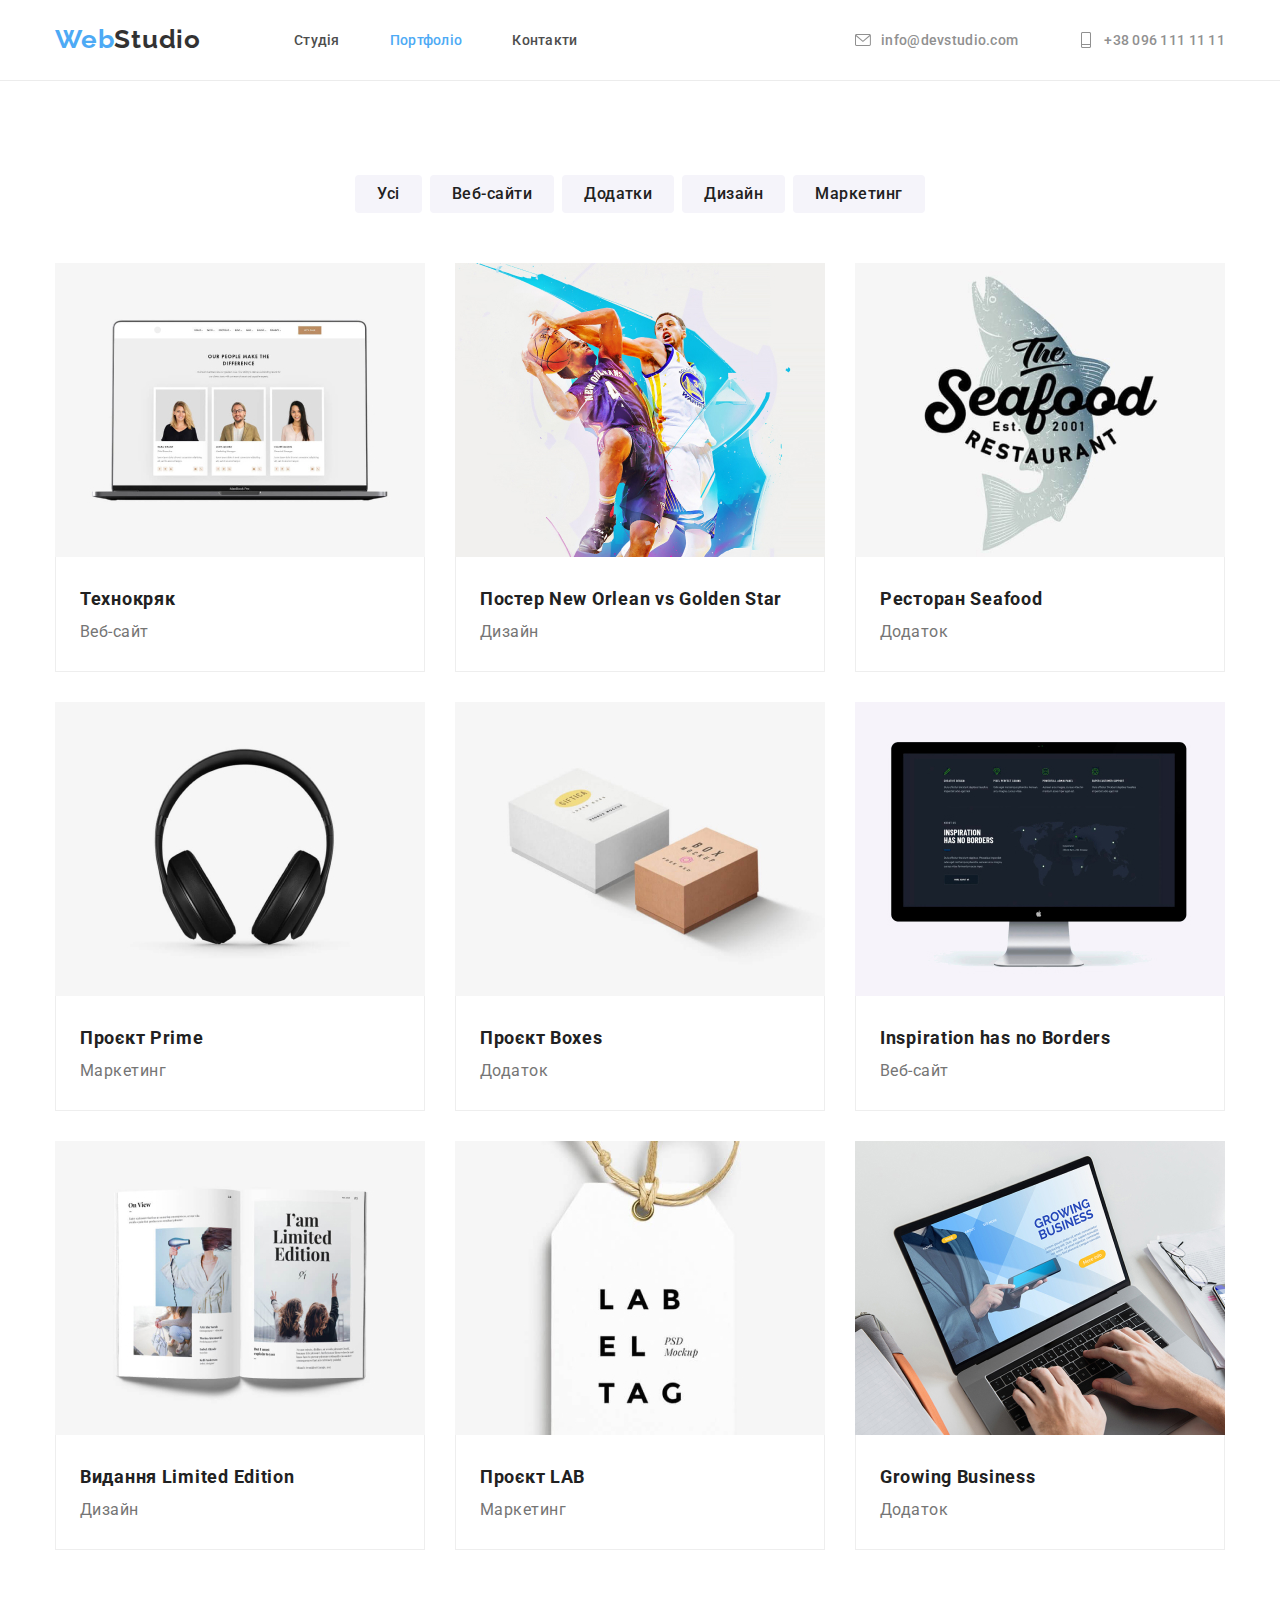
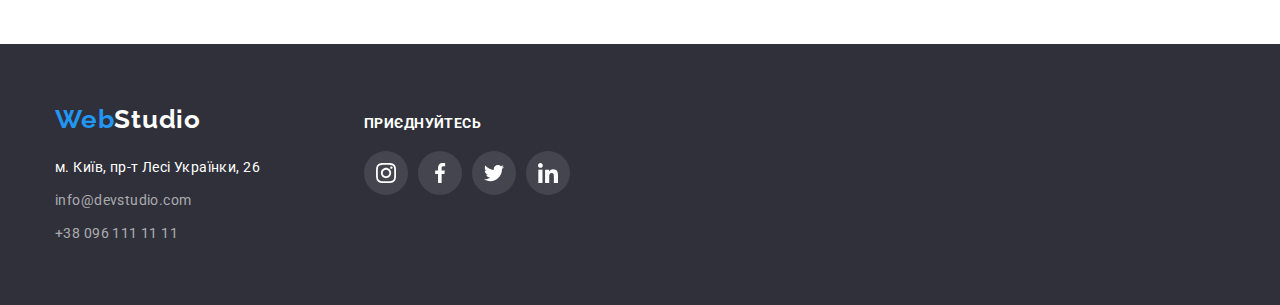
<file: portfolio.html>
<!DOCTYPE html>
<html lang="uk">

<head>
	<meta charset="UTF-8" />
	<meta http-equiv="X-UA-Compatible" content="IE=edge"/>
	<meta name="viewport" content="width=device-width, initial-scale=1.0"/>
	<link rel="preconnect" href="https://fonts.googleapis.com"/>
	<link rel="preconnect" href="https://fonts.gstatic.com" crossorigin/>
	<link
		href="https://fonts.googleapis.com/css2?family=Raleway:wght@700&family=Roboto:wght@400;500;700;900&display=swap"
		rel="stylesheet" />
	<title>Web Studio</title>
	<link rel="stylesheet" href="https://cdnjs.cloudflare.com/ajax/libs/modern-normalize/1.1.0/modern-normalize.min.css">
	<link rel="stylesheet" href="css/styles.css"/>
	<!--Font-->
</head>

<body>
	<header class="header">
		<div class="container">
			<div class="header__inner">
				<nav>
					<a href="./index.html" class="logo logo-bl"><span class="logo-blue">Web</span>Studio</a>
					<ul class="site-nav list">
						<li>
							<a href="./index.html">Студія</a>
						</li>
						<li>
							<a class="is-active" href="./portfolio.html">Портфоліо</a>
						</li>
						<li>
							<a href="#">Контакти</a>
						</li>
					</ul>
				</nav>
				<ul class="header-contacts list">
					<li>										
						<a class="link" href="mailto:info@devstudio.com">
							<svg class="icon-header" 
							width="16" height="12">
							<use href="images/icons.svg#icon-mail"></use>
							</svg>info@devstudio.com
						</a>
					</li>
					<li>			
						<a class="link" href="tel:+380961111111">
							<svg class="icon-header" 
							width="16" height="12">
							<use href="images/icons.svg#icon-phone"></use>
							</svg>
							+38 096 111 11 11
						</a>
					</li>
				</ul>
			</div>
		</div>
	</header>
	<main>
		<section class="shop">
			<div class="container">
					<h1 class="visually-hidden"></h1>
					<ul class="list buttons">
						<li>
							<button type="button" class="btn">Усі</button>
						</li>
						<li>
							<button type="button" class="btn">Веб-сайти</button>
						</li>
						<li>
							<button type="button" class="btn">Додатки</button>
						</li>
						<li>
							<button type="button" class="btn">Дизайн</button>
						</li>
						<li>
							<button type="button" class="btn">Маркетинг</button>
						</li>
					</ul>
					<ul class="list shop__list">
						<li>
							<a class="shop_card" href="card">
								<img src="images/project1.jpg" alt="notebook" width="368" />
								<div class="shop__box">
									<h2 class="projects-card-title">Технокряк</h2>
									<p class="projects-card-text">Веб-сайт</p>
								</div>
							</a>
						</li>
						<li>
							<a class="shop_card" href="card">
								<img src="images/project2.jpg" alt="poster" width="368" />
								<div class="shop__box">
									<h2 class="projects-card-title">Постер New Orlean vs Golden Star</h2>
									<p class="projects-card-text">Дизайн</p>
								</div>
							</a>
						</li>
						<li>
							<a class="shop_card" href="card">
								<img src="images/project3.jpg" alt="logo" width="368" />
								<div class="shop__box">
									<h2 class="projects-card-title">Ресторан Seafood</h2>
									<p class="projects-card-text">Додаток</p>
								</div>
							</a>
						</li>
						<li>
							<a class="shop_card"  href="card">
								<img src="images/project4.jpg" alt="headphones" width="368" />
								<div class="shop__box">
									<h2 class="projects-card-title">Проєкт Prime</h2>
									<p class="projects-card-text">Маркетинг</p>
								</div>
							</a>	
						</li>
						<li>
							<a class="shop_card" href="card">
								<img src="images/project5.jpg" alt="cardboxes" width="368" />
								<div class="shop__box">
									<h2 class="projects-card-title">Проєкт Boxes</h2>
									<p class="projects-card-text">Додаток</p>
								</div>
							</a>	
						</li>
						<li>
							<a class="shop_card" href="card">
								<img src="images/project6.jpg" alt="monitor" width="368" />
								<div class="shop__box">
									<h2 class="projects-card-title">Inspiration has no Borders</h2>
									<p class="projects-card-text">Веб-сайт</p>
								</div>
							</a>
						</li>
						<li>
							<a class="shop_card" href="card">
								<img src="images/project7.jpg" alt="book" width="368" />
								<div class="shop__box">
									<h2 class="projects-card-title">Видання Limited Edition</h2>
									<p class="projects-card-text">Дизайн</p>
								</div>
							</a>	
						</li>
						<li>
							<a class="shop_card" href="card">
								<img src="images/project8.jpg" alt="tag" width="368" />
								<div class="shop__box">
									<h2 class="projects-card-title">Проєкт LAB</h2>
									<p class="projects-card-text">Маркетинг</p>
								</div>
							</a>
						</li>
						<li>
							<a class="shop_card" href="card">
								<img src="images/project9.jpg" alt="notebook" width="368" />
								<div class="shop__box">
									<h2 class="projects-card-title">Growing Business</h2>
									<p class="projects-card-text">Додаток</p>
								</div>
							</a>
						</li>
					</ul>
			</div>
		</section>
	</main>
	<!-- footer section  -->
	<footer class="footer">
		<div class="container">
			<div class="footer__row">
				<div class="footer__inner">
					<a href="./index.html" class="logo footer__logo logo-wh">
						<span class="logo-blue">Web</span>Studio</a>
					<address class="footer-contacts">
						<a href="#" class="footer-adress">м. Київ, пр-т Лесі Українки, 26</a>
						<a href="mailto:info@devstudio.com" class="cont">info@devstudio.com</a>
						<a href="tel:+380961111111" class="cont">+38 096 111 11 11</a>
					</address>
				</div>
				<div class="footer__inner-soc">
					<p>Приєднуйтесь</p>
					<ul class="footer__soc-row">
						<li>
							<a href="#">
								<svg class="icon-footer" 
									width="20" height="20">
									<use href="images/icons.svg#icon-instagramwh"></use>
								</svg>
							</a>
						</li>
						<li>
							<a href="#">
								<svg class="icon-footer" 
									width="20" height="20">
									<use href="images/icons.svg#icon-facebookwh"></use>
								</svg>
							</a>
						</li>
						<li>
							<a  href="#">
								<svg class="icon-footer" 
									width="20" height="20">
									<use href="images/icons.svg#icon-twitterwh"></use>
								</svg>
							</a>
						</li>
						<li>
							<a  href="#">
								<svg class="icon-footer" 
									width="20" height="20">
									<use href="images/icons.svg#icon-linkedinwh"></use>
								</svg>
							</a>
						</li>
					</ul>
				</div>
			</div>
		</div>
	</footer>
	<script>
		let modal = document.getElementById('myModal');
		let btn = document.getElementById('myBtn');
		let span = document.getElementsByClassName("close")[0];

		btn.onclick = function () {
			modal.style.display = "block";
		}
		span.onclick = function () {
			modal.style.display = "none";
		}
	</script>
</body>

</html>
</file>
<file: css/styles.css>
:root {
	/* Fonts */
	--main-font: "Roboto", sans-serif;
	--secondary-font: "Raleway", sans-serif;
	/*Text colors*/
	--main-txt-cl: #757575;
	--second-txt-cl: #212121;
	--accent-txt-cl: #2196f3;
	--light-txt-cl: #ffffff;
	--black-txt-cl: #000000;
	--black-opacity-txt-cl: rgba(255, 255, 255, 0.6);

	/*Background colors*/
	--main-bg-cl: #FFFFFF;
	--secondary-bg-cl: #2f303a;
	--third-bg-cl: #f5f4fa;
	--button-bg-cl: #2196f3;
}

*,
*::after,
*::before {
	-webkit-box-sizing: border-box;
	box-sizing: border-box;
}

body {
	position: relative;
	font-style: normal;
	margin: 0 auto;
}

input {
	border: none;
	font-family: inherit;
	font-weight: inherit;
	font-size: inherit;
}

input:-webkit-autofill {
	-webkit-box-shadow: 0 0 0 30px rgba(255, 255, 255, 0) inset;
	box-shadow: 0 0 0 30px rgba(255, 255, 255, 0) inset;
}

input::-webkit-outer-spin-button,
input::-webkit-inner-spin-button {
	-webkit-appearance: none;
	margin: 0;
}

textarea,
input,
button:focus {
	outline: none;
}

button {
	font-size: inherit;
	cursor: pointer;
	border: none;
	background: none;
	padding: 0;
	font-family: inherit;
	color: inherit;
}


ul,
li {
	display: block;
	margin: 0;
	padding: 0;
}

h1,
h2,
h3,
h4,
h5,
h6 {
	font-weight: 400;
	margin: 0;
}

p {
	margin: 0;
}

a {
	text-decoration: none;
	color: inherit;
}

textarea {
	color: inherit;
	font-family: inherit;
	font-weight: inherit;
	font-size: inherit;
	border: none;
	resize: none;
}

.container {
	max-width: 1200px;
	margin: 0 auto;
	padding-left: 15px;
	padding-right: 15px;
}

/* body */
body {
	background-color: var(--main-bg-cl);
	color: var(--main-txt-cl);
	font-family: var(--main-font);
}

/* header */
.header {
	background-color: var(--light-txt-cl);
	font-weight: 500;
	font-size: 14px;
	line-height: calc(16/14);
	letter-spacing: 0.02em;
	margin: 0;
	padding: 24px 0 25px;
}

.header nav {
	display: flex;
	align-items: center;
	opacity: 0.8;
}

.header__inner {
	display: flex;
	align-items: center;
	justify-content: space-between;
}

nav:active {
	color: var(--accent-txt-cl);
}

.header-contacts a {
	text-decoration: none;
	color: var(--main-txt-cl);
	opacity: 0.8;
}

.header-contacts a:hover,
.header-contacts a:focus {
	color: var(--accent-txt-cl);
}

.mail::before
.tel::before {
	content: "";
	background-image: url(images/smartphone.svg);
}

/* logo */
.logo {
	display: inline-block;
	padding-right: 93px;
	font-family: var(--secondary-font);
	font-weight: 700;
	font-size: 26px;
	line-height: calc(31/26);
	letter-spacing: 0.03em;
	text-decoration: none;
}

.logo-bl {
	color: var(--black-txt-cl);
}

.logo-wh {
	color: var(--light-txt-cl);
}

.logo-blue {
	color: var(--accent-txt-cl);
}

/*svg*/
.icon-header {
	display: flex;
	fill: currentColor;
	height: 16px;
	align-items: center;
}
.link {
    color: grey;
}
.link:hover
.link:focus{
    color: var(--accent-txt-cl);
}
.icon-header {
    display: flex;
    fill: currentColor;
    height: 16px;
    align-items: center;
}

.icon-team:hover
.icon-team:focus {
	fill:#EEEEEE
}

/* help class to remove dots in ul */
.list {
	list-style: none;
}

/* help class to hide header */
.hide {
	visibility: hidden;
}
.visually-hidden {
	position: absolute;
	width: 1px;
	height: 1px;
	margin: -1px;
	padding: 0;
	overflow: hidden;
	border: 0;
	clip: rect(0 0 0 0);
   } 
/* site-nav */

.site-nav,
.header-contacts {
	display: flex;
	align-items: center;
}

.header-contacts li a {
	margin-left: 10px;
	display: flex;
	align-items: center;
}

.header-contacts li a:hover {
	fill: #2196f3;
}

.header-contacts li a svg {
	margin-right: 10px;
}

.site-nav .is-active {
	color: var(--accent-txt-cl);
}

.site-nav a {
	text-decoration: none;
	color: var(--second-txt-cl);
}

.site-nav a:hover,
.site-nav a:focus {
	color: var(--accent-txt-cl);
}

.site-nav li:not(:last-child),
.header-contacts li:not(:last-child) {
	margin-right: 50px;
}

/* hero */

.hero {
	padding: 200px;
	background-color: var(--secondary-bg-cl);
	background-image: url(../images/main-bg.png);
	background-position: center center;
	background-repeat: no-repeat;
	background-size: cover;
	background-color: rgba(47, 48, 58, 0.4);
	max-width: 1600px;
	width: 100%;
	background-size: cover;
	position: relative;
	z-index: 10;
	margin: 0 auto;
}

.hero:after {
	content: '';
	position: absolute;
	top: 0;
	left: 0;
	right: 0;
	bottom: 0;
	background: rgba(47, 48, 58, 0.4);
	z-index: -1;
}

.hero__inner {
	margin: 0 auto;
}

.hero-title {
	display: block;
	margin: 0 auto;
	max-width: 700px;
	font-weight: 900;
	font-size: 44px;
	line-height: calc(60/44);
	text-align: center;
	letter-spacing: 0.06em;
	text-transform: uppercase;
	color: var(--light-txt-cl);
}

.btn-hero {
	transform: translateY(30px);
	font-family: var(--main-font);
	color: var(--light-txt-cl);
	background-color: var(--button-bg-cl);
	font-weight: 700;
	font-size: 16px;
	line-height: calc(30/16);
	padding: 10px 32px;
	border-radius: 4px;
	margin: 0 auto;
	max-width: fit-content;
	display: flex;
	align-items: center;
	text-align: center;
	letter-spacing: 0.06em;
	box-shadow: 0px 4px 4px rgba(0, 0, 0, 0.15);
}

/* модальное окно */

.modal__email {
	display: none;
	position: fixed;
	z-index: 99;
	top: 70px;
	left: 30%;
	max-width: 528px;
	width: 90%;
	min-height: 561px;
	background-color: #fafafa;
	border-radius: 4px;
}

.close {
	display: block;
	position: absolute;
	top: 4px;
	right: 4px;
	height: 40px;
	width: 40px;
	font-size: 33px;
	border-radius: 50px;
	border: 1px solid rgb(241, 237, 237);
	text-align: center;
	cursor: pointer;
}

.close:hover {
	color: #2196F3;
}

/*  input modal  */

.modal_text {
	text-align: center;
	margin-top: 40px;
	font-weight: 700;
	font-size: 20px;
	color: #000000;
}

.input__name input {
	max-width: 448px;
	width: 100%;
	min-height: 40px;
	margin: 20px 20px 0px 20px;
	position: relative;
	border-radius: 4px;
	border: 1px solid #999999;
	padding-left: 30px;
}

.input__name img {
	float: left;
	transform: translate(44px, 32px);
}

.m_text {
	transform: translateY(18px);
	padding-left: 36px;
}

.text__area {
	margin: 20px;
	margin-left: 36px;
	max-width: 448px;
	min-height: 90px;
	border-radius: 4px;
	border: 1px solid #999999;
}

textarea {
	max-width: 448px;
	width: 100%;
	min-height: 90px;
	padding: 8px;
}

::placeholder {
	padding: 8px;
}

.checkbox_m {
	text-decoration: dashed;
	color: #2196F3;
	border-bottom: 1px solid #2196F3;
}

.check {
	margin-left: 42px;
}


.about {
	padding-top: 94px;
	padding-bottom: 94px;
}

.feature-list {
	display: flex;
	gap: 30px;
}

.feature-list-title {
	margin-bottom: 10px;
	margin-top: 15px;
}

.about__icon-overlay {
	height: 120px;
	background: #F5F4FA;
	border-radius: 4px;
	margin-bottom: 30px;
	display: flex;
	align-items: center;
	justify-content: center;
}

.what {
	padding-bottom: 94px;
}

.what__title {
	margin-bottom: 50px;
}

.what__list {
	display: flex;
	gap: 30px;
}

.what__list li img {
	display: block;
}

/* section  */

.section.team {
	background-color: var(--third-bg-cl);
}

.section-title {
	font-weight: 700;
	font-size: 36px;
	line-height: calc(42/36);
	text-align: center;
	letter-spacing: 0.03em;
	color: var(--second-txt-cl);
}

/* features */

.feature-list-title {
	font-weight: 700;
	font-size: 14px;
	line-height: calc(16/14);
	letter-spacing: 0.03em;
	text-transform: uppercase;
	color: var(--second-txt-cl);
}

.feature-list-text {
	font-size: 14px;
	line-height: calc(24/14);
	letter-spacing: 0.03em;
	color: var(--main-txt-cl);
}

/* team  */
.container__team {
	display: flex;
	justify-content: space-between;
	align-items: center;
	max-width: 1170px;
	height: 368px;
	margin: 0 auto;
}

.team-card-title {
	font-weight: 500;
	font-size: 16px;
	line-height: calc(19/16);
	text-align: center;
	letter-spacing: 0.03em;
	color: var(--second-txt-cl);
}

.team-card-text {
	font-size: 16px;
	line-height: calc(19/16);
	text-align: center;
	letter-spacing: 0.03em;
	color: var(--main-txt-cl);
	margin-bottom: 16px;
	
}

.team {
	padding: 94px 0;
}

.team__title {
	margin-bottom: 50px;
}


.team__item {
	padding-bottom: 30px;
	background: #fff;
	box-shadow: 0px 1px 3px rgba(0, 0, 0, 0.12),
		0px 1px 1px rgba(0, 0, 0, 0.14),
		0px 2px 1px rgba(0, 0, 0, 0.2);
	border-radius: 0px 0px 4px 4px;
}

.team__item img {
	padding-bottom: 30px;

}

.team-card-title {
	margin-bottom: 10px;
}

.team__soc-row {
	display: flex;
	gap: 10px;
	justify-content: center;
	
}

.team__soc-row li a {
	width: 44px;
	height: 44px;
	border-radius: 100%;
	display: flex;
	align-items: center;
	justify-content: center;
}

.team__soc-row li a svg {
	fill: #AFB1B8;
	transition: all 0.2s linear;
}

.team__soc-row li a:hover {
	background: #2196F3;
	fill: #FFFFFF;
	transition: all 0.2s linear;
}

.team__soc-row li a:hover svg {
	fill: #FFFFFF;
	transition: all 0.2s linear;
}

.team-inform {
	padding-top: 3px;
	padding-bottom: 3px;
}

/* clients  */

.clients {
	padding: 94px 0;
}

.clients__item {
	border: 1px solid #AFB1B8;
	border-radius: 4px;
	display: flex;
	align-items: center;
	justify-content: center;
	min-height: 92px;
	fill: #AFB1B8;
	transition: all 0.2s linear;
}

.clients__item:hover {
	border: 1px solid #2196F3;
	fill: #2196F3;
	transition: all 0.2s linear;
	cursor: pointer;
}

.clients__item {
	height: 92px;
  	width: 170px;
}
.clients__list {
	display: flex;
	flex-direction: row;
  	height: 100%;
  	width: 100%;
    object-fit: fill;
	align-content: space-between;
	justify-content: center;
	gap: 30px;

}


/* buttons */
.btn {
	font-weight: 500;
	font-size: 16px;
	line-height: calc(26/16);
	text-align: center;
	letter-spacing: 0.03em;
	cursor: pointer;
}

.buttons .btn {
	color: var(--second-txt-cl);
	background-color: var(--third-bg-cl);
}

.buttons .btn:hover,
.buttons .btn:focus {
	color: var(--light-txt-cl);
	background-color: var(--button-bg-cl);
}

/* projects */
.projects-card-title {
	font-weight: 700;
	font-size: 18px;
	line-height: calc(36/18);
	letter-spacing: 0.04em;
	color: var(--second-txt-cl);
}

.projects-card-text {
	font-size: 16px;
	line-height: calc(30/16);
	letter-spacing: 0.03em;
	color: var(--main-txt-cl);
}

/* footer */
.footer__row {
	display: flex;
	align-items: baseline;
}

.footer {
	padding-top: 60px;
	padding-bottom: 60px;
	background-color: var(--secondary-bg-cl);
}

.footer__logo {
	display: block;
	padding-bottom: 20px;
}

.footer-contacts {
	display: flex;
	flex-direction: column;
}

.footer-contacts .cont:nth-child(2) {
	display: block;
	margin-bottom: 9px;
}

.footer-adress {
	margin-bottom: 9px;
}

.footer-adress {
	font-style: normal;
	font-size: 14px;
	line-height: calc(24/14);
	letter-spacing: 0.03em;
	color: var(--light-txt-cl);
	text-decoration: none;
}

.footer__inner {
	margin-right: 70px;
}

.footer-contacts .cont {
	font-style: normal;
	font-size: 14px;
	line-height: calc(24/14);
	letter-spacing: 0.03em;
	color: var(--black-opacity-txt-cl);
	text-decoration: none;
}

.footer__soc-row {
    display: flex;
	justify-content: center;
	align-items: center;
	gap: 10px;
	margin-top: 20px;
}

.footer__soc-row li a {

	width: 44px;
	height: 44px;
	border-radius: 100%;
	display: flex;
	align-items: center;
	justify-content: center;
	background: rgba(255, 255, 255, 0.1);
}

.footer__inner-soc p {
	font-weight: 700;
	font-size: 14px;
	line-height: 16px;
	letter-spacing: 0.03em;
	text-transform: uppercase;
	color: #FFFFFF;
}

.footer__soc-row li svg {
	fill: #FFFFFF;
	transition: all 0.2s linear;
}

.footer__soc-row li a:hover {
	background: #2196F3;
	fill: #FFFFFF;
	transition: all 0.2s linear;
}

.footer__soc-row li a:hover svg {
	fill: #FFFFFF;
	transition: all 0.2s linear;
}


.footer-contacts .cont:hover,
.footer-contacts .cont:focus,
.footer-contacts .footer-adress:hover,
.footer-contacts .footer-adress:focus {
	color: var(--accent-txt-cl);
}

.shop {
	border-top: 1px solid #ECECEC;
	padding-top: 94px;
	padding-bottom: 94px;
}

.buttons {
	display: flex;
	justify-content: center;
	margin-bottom: 50px;
}

.buttons li:not(:last-child) {
	margin-right: 8px;
}

.buttons li button {
	border-radius: 4px;
	padding: 6px 22px;
}

.buttons li button:hover {
	box-shadow: 0px 3px 1px rgba(0, 0, 0, 0.1), 0px 1px 2px rgba(0, 0, 0, 0.08), 0px 2px 2px rgba(0, 0, 0, 0.12);
}

.buttons li button:focus {
	box-shadow: 0px 3px 1px rgba(0, 0, 0, 0.1), 0px 1px 2px rgba(0, 0, 0, 0.08), 0px 2px 2px rgba(0, 0, 0, 0.12);
}


.shop__list {
	display: flex;
	flex-direction: row; 
	flex-wrap: wrap;
	justify-content: center; 
	align-content: space-between;  
	align-items: center;
	gap: 30px;
}

.shop__list li a:hover {
	box-shadow: 0px 1px 1px rgb(0 0 0 / 12%), 0px 4px 4px rgb(0 0 0 / 6%), 1px 4px 6px rgb(0 0 0 / 16%);
}


.shop__box {
	padding: 24px;
	border: 1px solid #EEEEEE;
	border-top: 0px;
}

.shop__list li a img {
	display: block;
	width: 100%;
}
</file>
